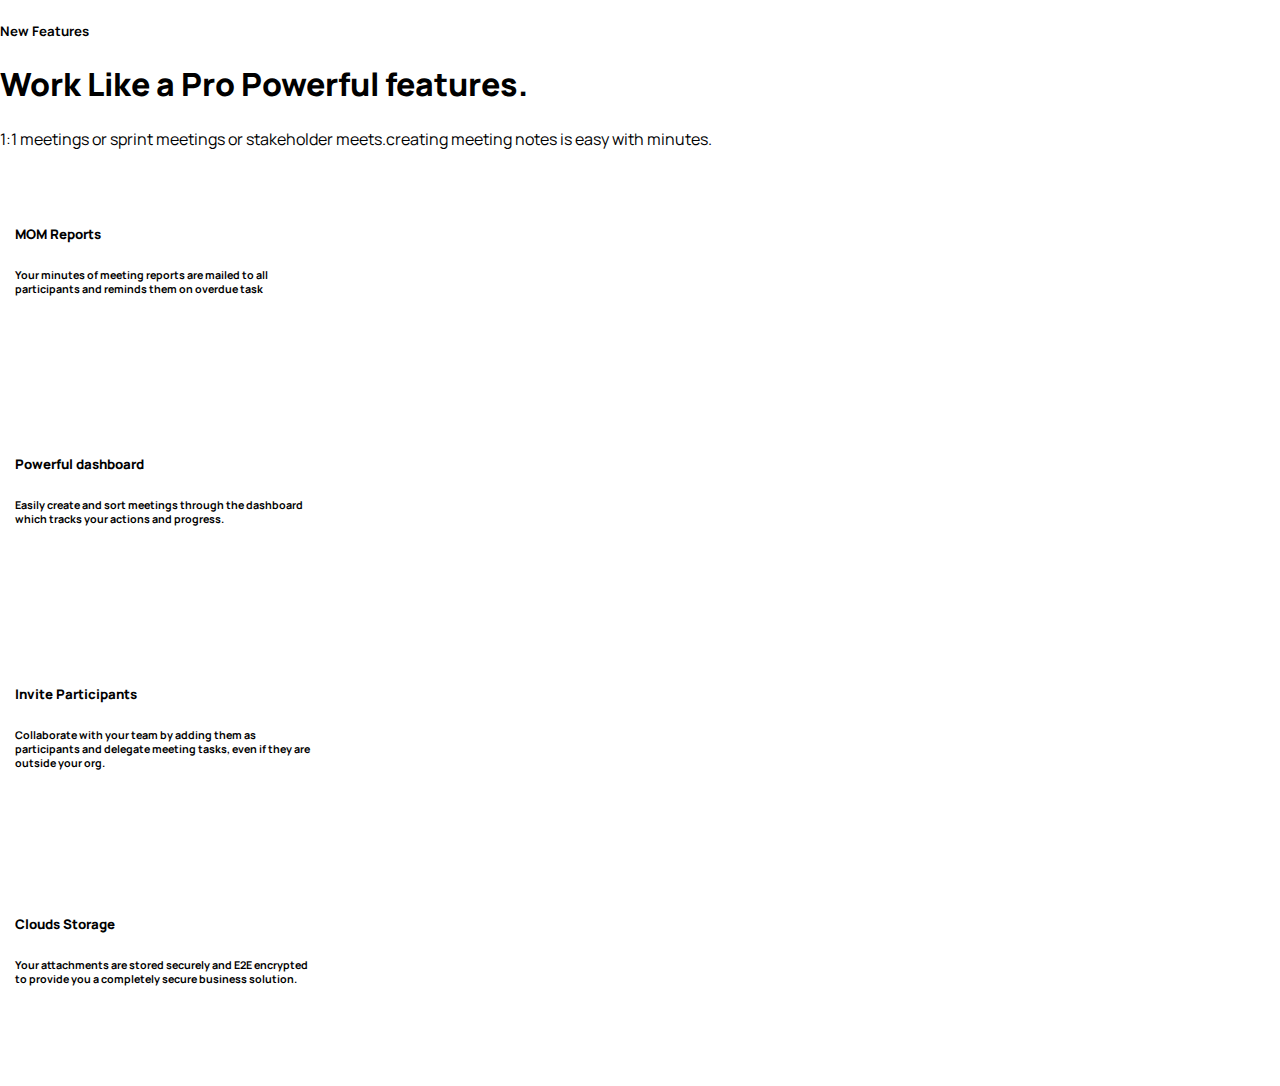
<file: section a/index.html>
<!DOCTYPE html>
<html lang="en">

<head>
  <title>section1</title>
  <meta charset="UTF-8">
  <meta name="viewport" content="width=device-width, initial-scale=1">
  <link href="style.css" rel="stylesheet">
  <link href="https://cdn.jsdelivr.net/npm/bootstrap@5.0.2/dist/css/bootstrap.min.css" rel="stylesheet"
    integrity="sha384-EVSTQN3/azprG1Anm3QDgpJLIm9Nao0Yz1ztcQTwFspd3yD65VohhpuuCOmLASjC" crossorigin="anonymous">
  <link rel="stylesheet" href="https://cdnjs.cloudflare.com/ajax/libs/font-awesome/5.15.3/css/all.min.css"
    integrity="sha512-iBBXm8fW90+nuLcSKlbmrPcLa0OT92xO1BIsZ+ywDWZCvqsWgccV3gFoRBv0z+8dLJgyAHIhR35VZc2oM/gI1w=="
    crossorigin="anonymous" referrerpolicy="no-referrer" />
    <link rel="preconnect" href="https://fonts.googleapis.com">
<link rel="preconnect" href="https://fonts.gstatic.com" crossorigin>
<link href="https://fonts.googleapis.com/css2?family=Manrope:wght@200;400;600&display=swap" rel="stylesheet">
</head>

<body>

  <div class="container ">
<div class="m-5">
  <div class="row">
    <div class=" col-md-4 d-flex my-auto "> 
             <div >
            <h5> <span class="badge bg-warning">New Features</span></h5>
          <h1><b>Work Like a Pro Powerful features.</b></h1>
          <p class="text-muted">1:1 meetings or sprint meetings or stakeholder meets.creating meeting notes is easy
            with
            minutes.</p>
          </div>
        
      

    </div>



    <div class="  col-md-4 mt-5 ml-2">
      <div class="card mt-5">
        <div class="card-body">
          <i class="fas fa-2x fa-envelope-open-text"></i>
          <h5 class="card-title"><b>MOM Reports</b></h5>
          <h6 class="card-subtitle mb-2 text-muted">Your minutes of meeting reports are mailed to all participants and
            reminds them on overdue task</h6>
        </div>
      </div>



      <div class="card mt-3">
        <div class="card-body">
          <i class="fas fa-2x fa-th-list"></i>
          <h5 class="card-title"><b>Powerful dashboard</b></h5>
          <h6 class="card-subtitle mb-2 text-muted"> Easily create and sort meetings through the dashboard which
            tracks
            your actions and progress.</h6>
        </div>
      </div>
    </div>

    <div class="  col-md-4 mt-5 ">
      <div class="card">
        <div class="card-body">
          <i class="fas fa-2x fa-user-plus"></i>
          <h5 class="card-title"><b>Invite Participants</b></h5>
          <h6 class="card-subtitle mb-2 text-muted">Collaborate with your team by adding them as participants and
            delegate meeting tasks, even if they are outside your org.</h6>
        </div>
      </div>
      <div class="card mt-3">
        <div class="card-body">
          <i class="fas fa-2x fa-cloud-upload-alt"></i>
          <h5 class="card-title"><b>Clouds Storage</b></h5>
          <h6 class="card-subtitle mb-2 text-muted">Your attachments are stored securely and E2E encrypted to provide
            you a completely secure business solution.</h6>
        </div>
      </div>
    </div>

  </div>

</div>


</div>



  </div>
















</body>

</html>
</file>
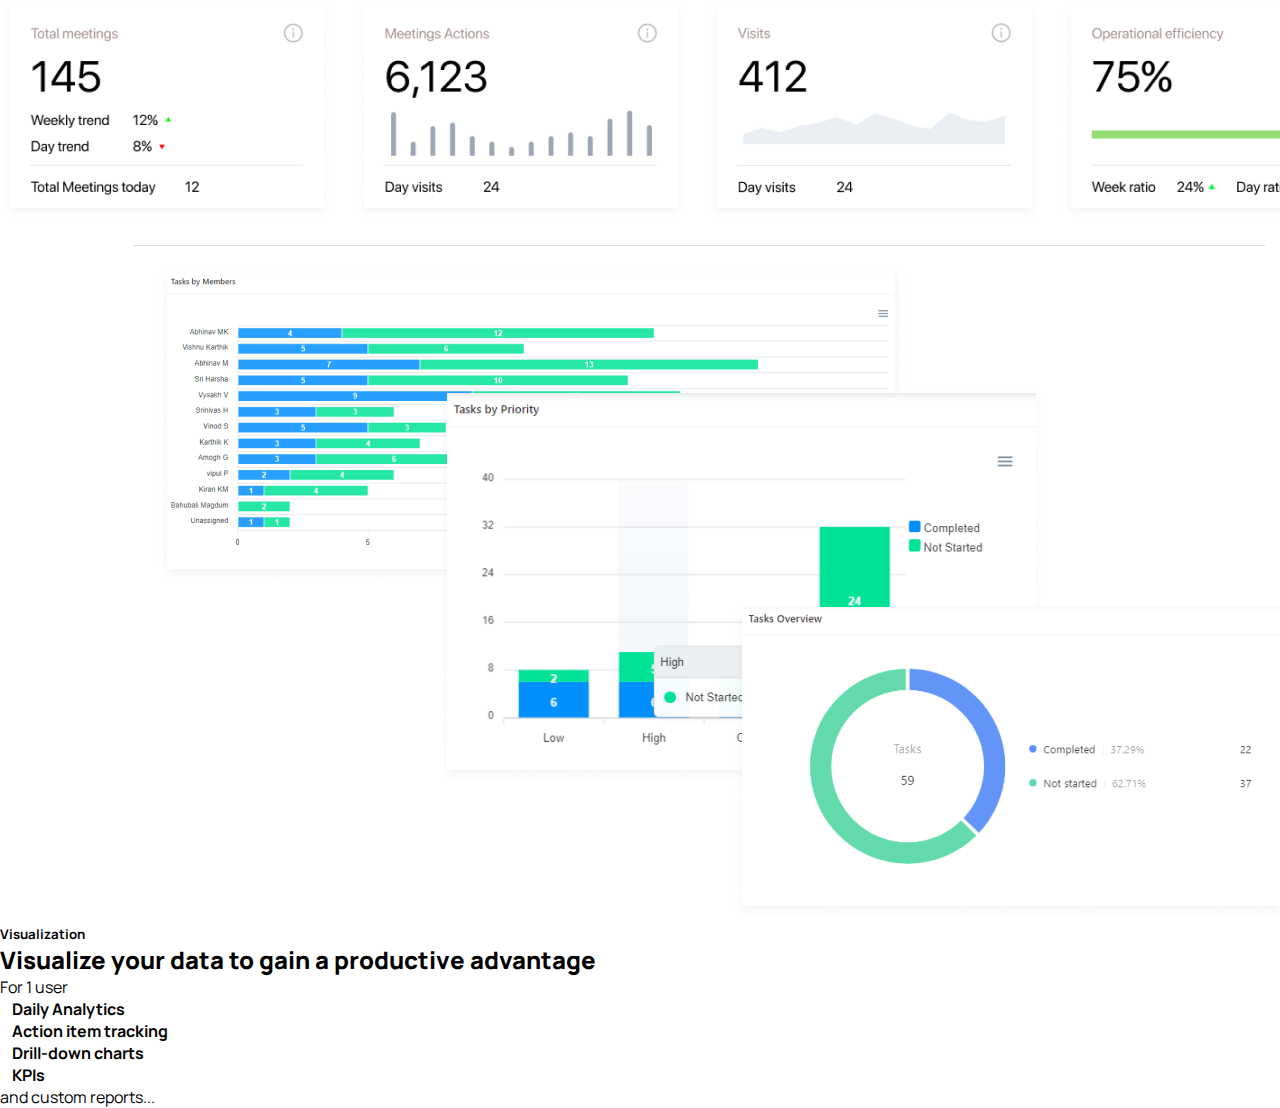
<file: section b/index.html>
<!DOCTYPE html>
<html lang="en">

<head>
    <title></title>
    <meta charset="UTF-8">
    <meta name="viewport" content="width=device-width, initial-scale=1">
    <link href="style.css" rel="stylesheet">
    <link href="https://cdn.jsdelivr.net/npm/bootstrap@5.0.2/dist/css/bootstrap.min.css" rel="stylesheet"
        integrity="sha384-EVSTQN3/azprG1Anm3QDgpJLIm9Nao0Yz1ztcQTwFspd3yD65VohhpuuCOmLASjC" crossorigin="anonymous">

        <link rel="preconnect" href="https://fonts.googleapis.com">
        <link rel="preconnect" href="https://fonts.gstatic.com" crossorigin>
        <link href="https://fonts.googleapis.com/css2?family=Manrope:wght@200;300;400;500;600;700&display=swap" rel="stylesheet">
    <link rel="stylesheet" href="https://cdnjs.cloudflare.com/ajax/libs/font-awesome/5.15.3/css/all.min.css"
        integrity="sha512-iBBXm8fW90+nuLcSKlbmrPcLa0OT92xO1BIsZ+ywDWZCvqsWgccV3gFoRBv0z+8dLJgyAHIhR35VZc2oM/gI1w=="
        crossorigin="anonymous" referrerpolicy="no-referrer" />
</head>

<body>
    <div class="container">
        <div class="row ">
            <div class="col-md-12 col-sm-12 mt-5">
                <div class="row">
                    <div class="col-md-8 col-sm-12 mb-4"><img src="images/Section 2-img (1).png" class="img-fluid" alt="Responsive image">
                    </div>
                <div class="col-md-4 col-sm-12">
                        
            <div class="card border-0  p-4">
                <h5><span class="badge bg-success">Visualization</span></h5>

                <h2><b>Visualize your data to gain a productive advantage</b></h2>
                <p class=" text-muted">For 1 user</p>

                <div class="card-body">

                    <ul class="list-unstyled mt-3 mb-4">
                        <li>
                            <p class=" text-dark"><i class="fas fa-lg fa-chart-line"></i></i><b>Daily Analytics</b></p>
                        </li>
                        <li>
                            <p class=" text-dark"><i class="far fa-lg fa-check-square"></i><b>Action item tracking</b>
                            </p>
                        </li>
                        <li>
                            <p class=" text-dark"><i class="far fa-lg fa-chart-bar"></i><b>Drill-down charts</b></p>
                        </li>
                        <li>
                            <p class=" text-dark"><i class="fas fa-lg fa-chart-area"></i><b>KPIs</b></p>
                        </li>
                        <p class=" text-muted">and custom reports...</p>
                    </ul>

                </div>
            </div>

                </div>
                </div>
            </div>
          </div>

        
    </div>

</body>

</html>
</file>
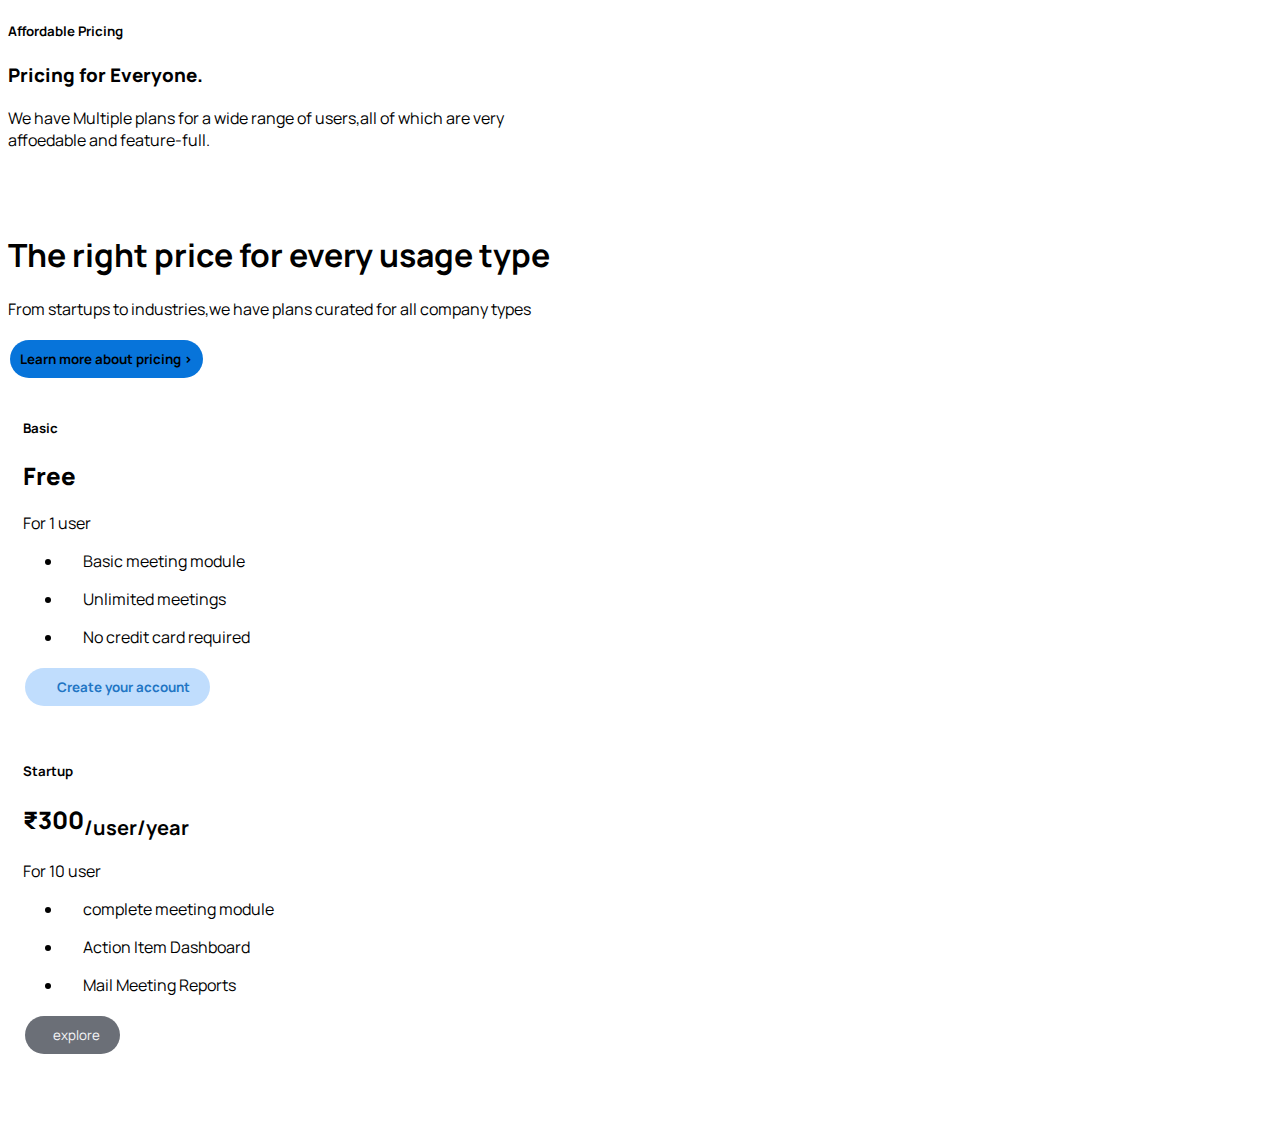
<file: section c/index.html>
<!DOCTYPE html>
<html lang="en">

<head>
    <title></title>
    <meta charset="UTF-8">
    <meta name="viewport" content="width=device-width, initial-scale=1">
    <link href="style.css" rel="stylesheet">
    <link rel="preconnect" href="https://fonts.googleapis.com">
    <link rel="preconnect" href="https://fonts.gstatic.com" crossorigin>
    <link href="https://fonts.googleapis.com/css2?family=Manrope:wght@300;400;600;800&display=swap" rel="stylesheet">
    <link href="https://cdn.jsdelivr.net/npm/bootstrap@5.0.2/dist/css/bootstrap.min.css" rel="stylesheet"
        integrity="sha384-EVSTQN3/azprG1Anm3QDgpJLIm9Nao0Yz1ztcQTwFspd3yD65VohhpuuCOmLASjC" crossorigin="anonymous">
    <link rel="stylesheet" href="https://cdnjs.cloudflare.com/ajax/libs/font-awesome/5.15.3/css/all.min.css"
        integrity="sha512-iBBXm8fW90+nuLcSKlbmrPcLa0OT92xO1BIsZ+ywDWZCvqsWgccV3gFoRBv0z+8dLJgyAHIhR35VZc2oM/gI1w=="
        crossorigin="anonymous" referrerpolicy="no-referrer" />

</head>

<body>
    <div class="container">
        <div class=" p-3 pb-md-4 mx-auto text-center">
            <h5><span class="badge bg-success">Affordable Pricing</span></h5>
            <h3><b>Pricing for Everyone.</b></h3>
            <p class="fs-6 text-muted">We have Multiple plans for a wide range of users,all of which are very<br>
                affoedable and feature-full.
            </p>
        </div>
    </div>

    <div class="container">

        <div class="row">


            <div class="col-md-4">
                <i class="fas fa-hand-holding-usd fa-5x"></i><br><br>
                <h1>The right price for every usage type</h1>
                <p class="fs-5 text-muted"> From startups to industries,we have plans curated for all company types</p>
                <button class="button1"><b>Learn more about pricing ></b></button>

            </div>

            <div class="col-md-4">
                <div class="card border-0">
                    <h5><span class="badge bg-primary">Basic</span></h5>
                    <h2><b>Free</b></h2>
                    <p class=" text-muted">For 1 user</p>
                    <div class="card-body">
                        <ul class="list-unstyled mt-3 mb-4">
                            <li>
                                <p class=" text-muted"><i class="fas fa-lg fa-sticky-note"></i>Basic meeting module</p>
                                </span>
                            </li>
                            <li>
                                <p class=" text-muted"><i class="far fa-lg fa-sticky-note"></i>Unlimited meetings</p>
                            </li>
                            <li>
                                <p class=" text-muted"><i class="far fa-lg fa-credit-card"></i>No credit card required
                                </p>
                            </li>

                        </ul>
                        <button class="button2 w-100"><i class="far fa-lg fa-user-circle"></i><b>Create your
                                account</b></button>
                    </div>
                </div>
            </div>



            <div class="col-md-4">

                <div class="card border-0 bg-dark">
                    <h5><span class="badge bg-light text-dark">Startup</span></h5>


                    <h2 class="card-title pricing-card-title "> <b class="text-light">₹300</b><sub
                            class="text-light ">/user/year</sub></h2>
                    <p class=" text-light">For 10 user</p>

                    <div class="card-body">

                        <ul class="list-unstyled mt-3 mb-4">

                            <li>
                                <p class=" text-light"><i class="fas  fa-lg fa-book"></i>complete meeting module</p>
                            </li>
                            <li>
                                <p class=" text-light"><i class="fas fa-lg fa-check-circle"></i>Action Item Dashboard</p>
                            </li>
                            <li>
                                <p class=" text-light"><i class="fas  fa-lg fa-mail-bulk"></i>Mail Meeting Reports</p>
                            </li>

                        </ul>
                        <button class="button3 text-light w-100"><i class="fab  fa-lg fa-telegram-plane"></i>explore</button>
                    </div>
                </div>

            </div>
        </div>




    </div>
<br>
<br>
</body>

</html>
</file>
<file: section a/style.css>
@import url('https://fonts.googleapis.com/css2?family=Manrope:wght@200;400;600&display=swap');
* {
  
  font-family: 'Manrope', sans-serif;
  margin-left: 0;
  padding: 0;
  
}
.container{
  height: 100vh;
  width:100vw;
}

.fa-envelope-open-text{
  margin:2px;
  padding: 2px;
  color:rgb(0, 92, 241)
}
.fa-th-list{
  margin:2px;
  padding: 2px;
  color:rgb(0, 92, 241)

}
.fa-user-plus{
  margin:2px;
  padding: 2px;
  color:rgb(0, 92, 241)
  
}
.fa-cloud-upload-alt{
  margin:2px;
  padding: 2px;
  color:rgb(0, 92, 241)

}
.card{
  width: 300px;
  height: 200px;
  padding:15px;
}
</file>
<file: section b/style.css>
@import url('https://fonts.googleapis.com/css2?family=Manrope:wght@200;300;400;500;600;700&display=swap');
* {
    margin: 0;
    padding: 0;
    box-sizing: border-box;
    font-family: 'Manrope', sans-serif;
  }
  
  html {
    width: 100%;
    min-height: 100vh;
  }

 











  .fa-chart-line{
      margin:3px;
      padding:3px;
  }
  .fa-check-square{
    margin:3px;
    padding:3px;
  }
  .fa-chart-bar{
    margin:3px;
    padding:3px;
  }
.fa-chart-area{
    margin:3px;
    padding:3px;
}
</file>
<file: section c/style.css>
/* :root {
    /* background-color: aliceblue;
    font-size: 62.5%; */
  /* } */
  @import url('https://fonts.googleapis.com/css2?family=Manrope:wght@300;400;600;800&display=swap');
  * {
    box-sizing: border-box;
    font-family: 'Manrope', sans-serif;
   
  }
 
.card{
    padding: 15px;
}
.button1 {
    background-color: rgb(7, 116, 218);
    border: none;
   
    padding: 10px 10px;
    text-align: center;
    text-decoration: none;
    display: inline-block;
    margin: 4px 2px;
    cursor: pointer;
    border-radius: 26px;
  }
  .button1:hover {
    background-color: #5771e2;
  }
  .button2 {
    background-color: rgb(192, 221, 253);
    border: none;
    color: rgb(33, 117, 196);
    padding: 10px 20px;
    text-align: center;
    text-decoration: none;
    display: inline-block;
    margin: 4px 2px;
    cursor: pointer;
    border-radius: 26px;
  }
  .button2:hover {
    background-color: #0826a8;
  }
  .button3 {
    background-color: rgb(107, 111, 119);
    border: none;
    color: rgb(245, 246, 247);
    padding: 10px 20px;
    text-align: center;
    text-decoration: none;
    display: inline-block;
    margin: 4px 2px;
    cursor: pointer;
    border-radius: 26px;
  }
  .button3:hover {
    background-color: #b8bac2;
  }
  /* .explore{
      background-color: black;
  } */
  .fa-book{
      color: white;
      padding: 5px;
      margin :5px;
  }
  .fa-check-circle{
    color: white;
    padding: 5px;
    margin :5px;
  }
  .fa-mail-bulk{
    color: white;
    padding: 5px;
    margin :5px;
  }
 .fa-telegram-plane{
    color: white;
    padding: 2px;
    margin :2px;

 }
 .fa-sticky-note{
    color: rgb(25, 66, 201);
    padding: 5px;
    margin :5px;
 }

 .fa-credit-card{
    color: rgb(25, 66, 201);
    padding: 5px;
    margin :5px;

 }
 .fa-user-circle{
    padding: 3px;
    margin :3px;
 }
</file>
